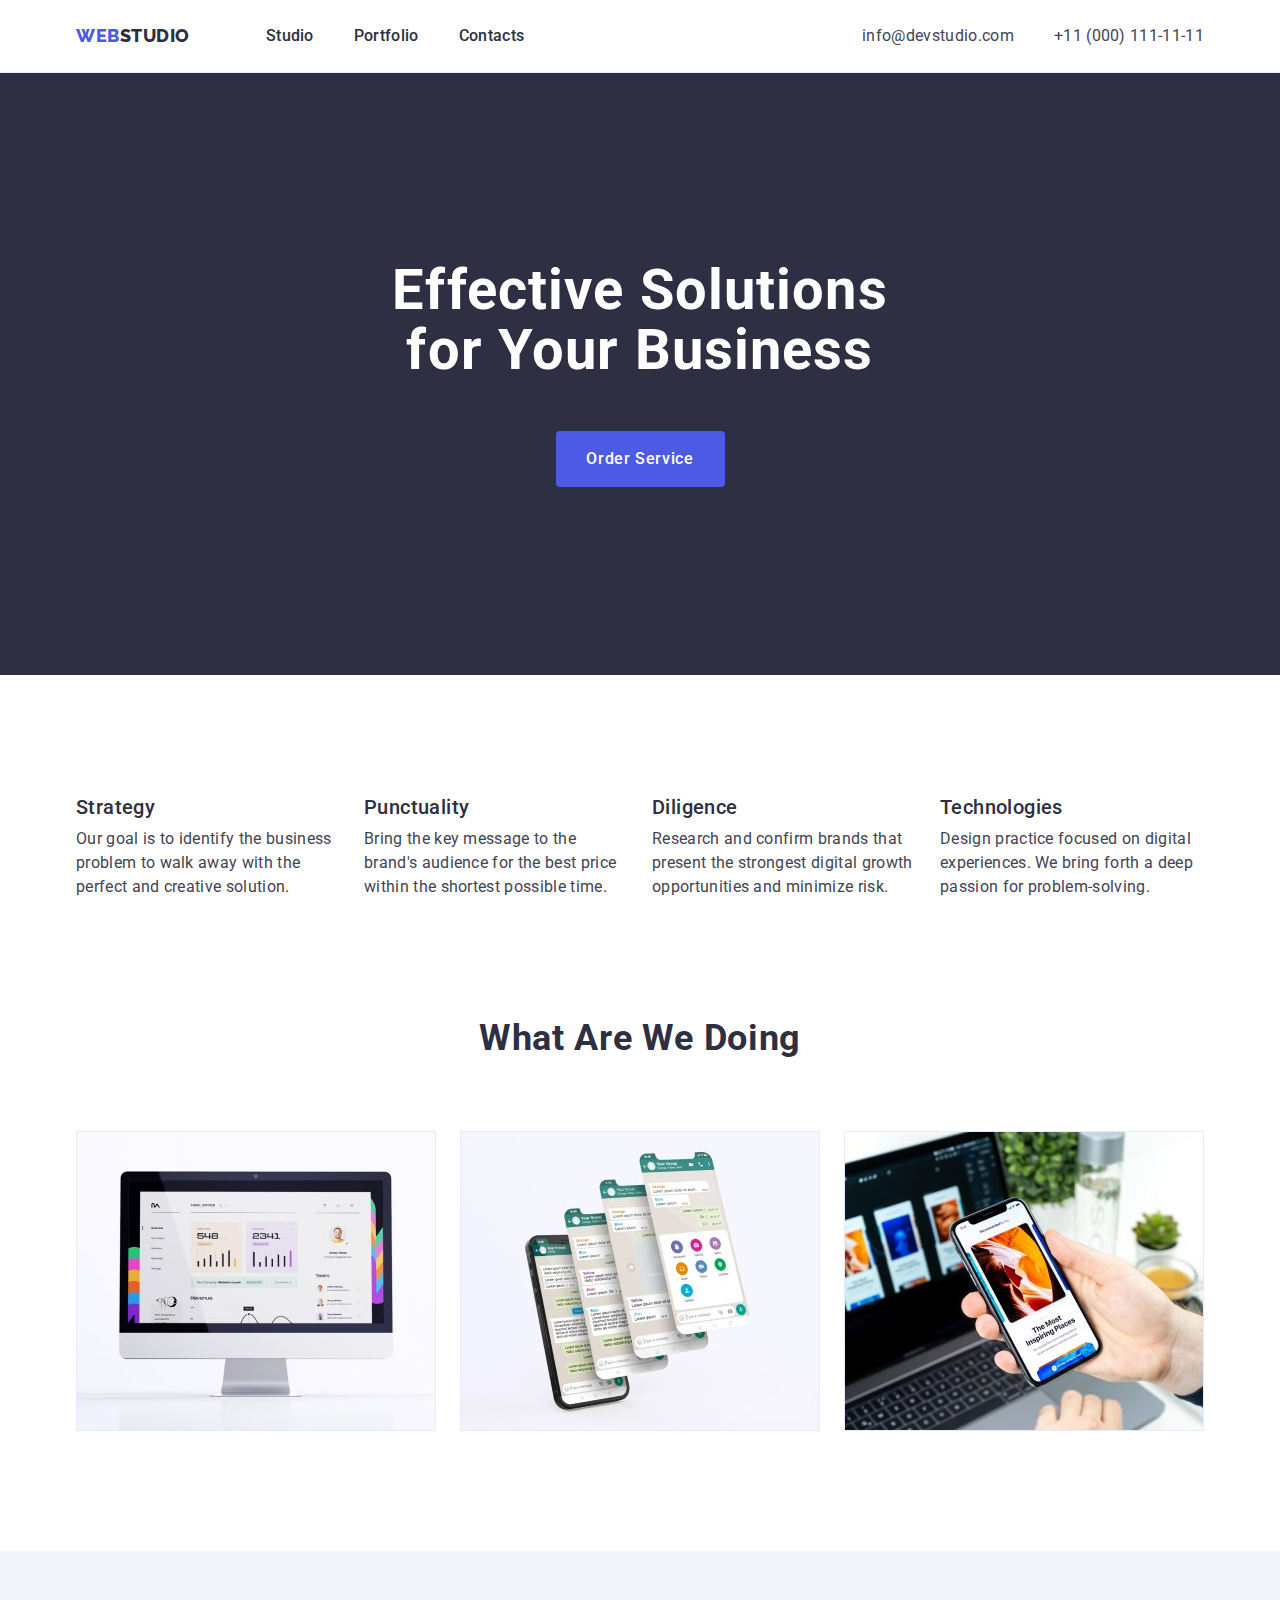
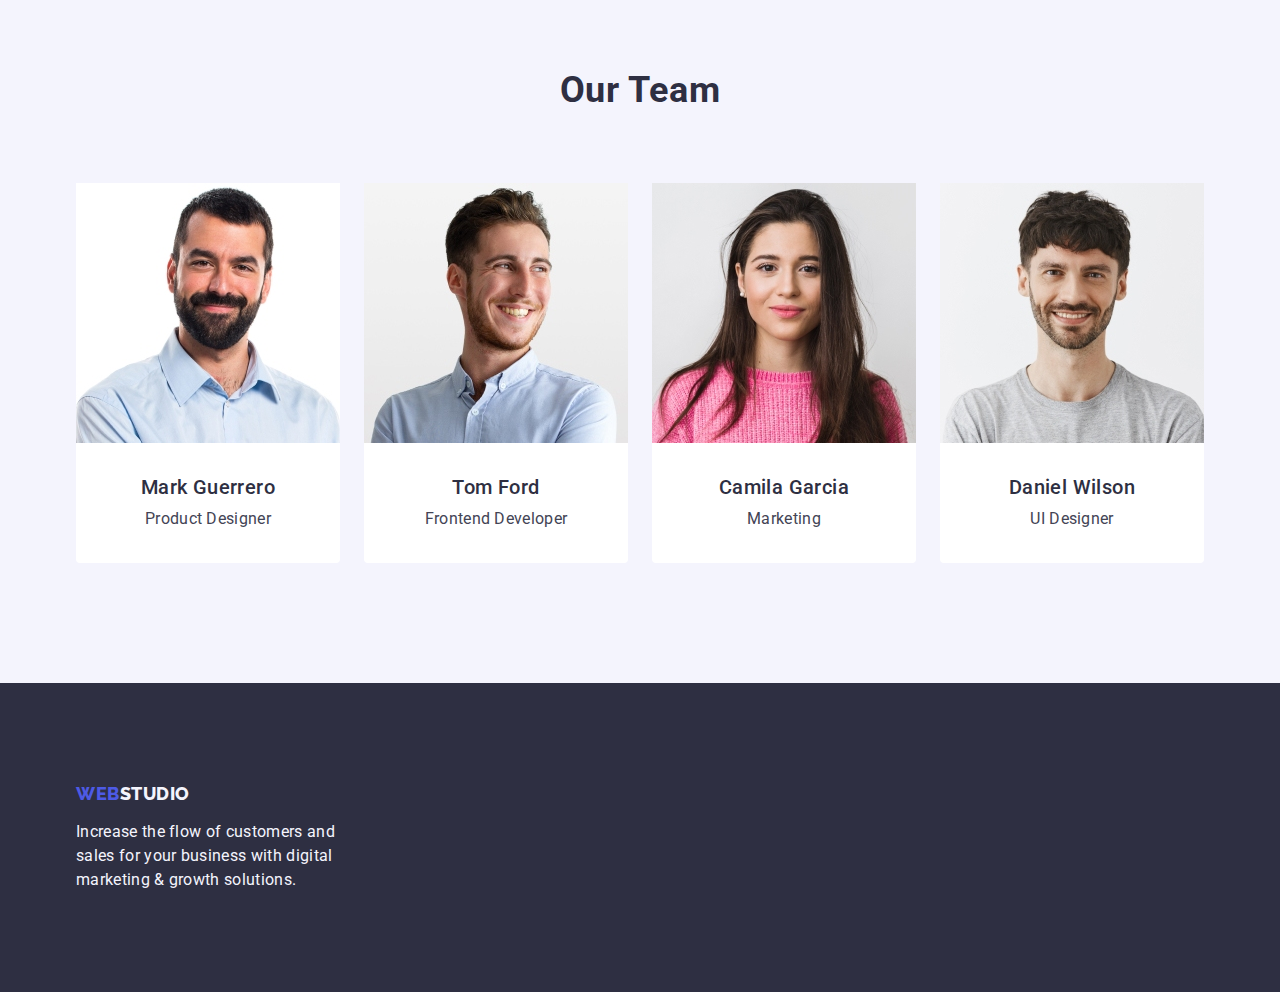
<file: index.html>
<!DOCTYPE html>
<html lang="en">
<head>
    <meta charset="UTF-8">
    <meta http-equiv="X-UA-Compatible" content="IE=edge">
    <meta name="viewport" content="width=device-width, initial-scale=1.0">
    <title>Webstudio</title>
<link rel="preconnect" href="https://fonts.googleapis.com">
<link rel="preconnect" href="https://fonts.gstatic.com" crossorigin>
<link href="https://fonts.googleapis.com/css2?family=Raleway:wght@800&family=Roboto:wght@400;500;700;900&display=swap"
    rel="stylesheet">
<link rel="stylesheet" href="https://cdnjs.cloudflare.com/ajax/libs/modern-normalize/2.0.0/modern-normalize.min.css">
<link rel="stylesheet" href="./css/style.css">
</head>
<body>
<header class="header">
    <div class="container header-container">
    <nav class="page-nav">
        <a class="primary-logotype link" href="./index.html">Web<span class="secondary-logotype">Studio</span></a>
        <ul class="menu list">
            <li class="link"><a class="link header-menu-link" href="./index.html">Studio</a></li>
            <li class="link"><a class="link header-menu-link" href="./portfolio.html">Portfolio</a></li>
            <li class="link"><a class="link header-menu-link" href="">Contacts</a></li>
        </ul>
    </nav>
    <address class="contact-header">
        <ul class="address list">
            <li class="list"><a class="link mail" href="mailto:info@devstudio.com">info@devstudio.com</a></li>
            <li class="list"><a class="link mail" href="tel:+110001111111">+11 (000) 111-11-11</a></li>
        </ul>
    </address>
    </div>
</header>
<main>
<section class="hero">
<div class="container hero-container">
<h1 class="banner">Effective Solutions <br> for Your Business</h1>
<button type="button" class="button-main">Order Service</button>
</div>
</section>
<section class="hidden-advantages">
    <div class="container">
<h2 class="visually-hidden">Our advantages</h2>
<ul class="list container-advantages">
<li class="first-element-advantages">
<h3 class="advantage">Strategy</h3>
<p class="advantage-item">
Our goal is to identify the business problem
to walk away with the perfect and creative solution.
</p>
</li>
<li class="first-element-advantages">
<h3 class="advantage">Punctuality</h3>
<p class="advantage-item">
Bring the key message to the brand's audience for the best price 
within the shortest possible time.
</p>
</li>
<li class="first-element-advantages">
<h3 class="advantage">Diligence</h3>
<p class="advantage-item">
Research and confirm brands that present
the strongest digital growth opportunities and minimize risk.
</p>
</li>
<li class="first-element-advantages">
<h3 class="advantage">Technologies</h3>
<p class="advantage-item">
Design practice focused on digital experiences.
We bring forth a deep passion for problem-solving.
</p>
</li>
</ul>
</div>
</section>
<section class="work">
<div class="container container-work">
<h2 class="work-title">What are we doing</h2>
<ul class="list doing">
<li class="doing-item">
<img src="./images/we_are_doing/computer.jpg" 
alt="computer`monitor" 
width="360"
height="300">
</li>
<li class="doing-item">
<img src="./images/we_are_doing/apps.jpg" 
alt="different design types of apps in phone" 
width="360"
height="300">
</li>
<li class="doing-item">
<img src="./images/we_are_doing/phone.jpg" 
alt="phone in hand with apps design" 
width="360"
height="300">
</li>
</ul>
</div>
</section>
<section class="team">
    <div class="container">
<h2 class="team-list">Our Team</h2>
<ul class="list employee-cards">
<li class="team-card">
<img src="./images/team/guerrero.jpg" alt="Mark Guerrero photo" 
width="264">
<div class="team-information">
<h3 class="team-item">Mark Guerrero</h3>
<p class="team-position">Product Designer</p>
</div>
</li>
<li class="team-card">
<img src="./images/team/ford.jpg" alt="Tom Ford photo" 
width="264">
<div class="team-information">
<h3 class="team-item">Tom Ford</h3>
<p class="team-position">Frontend Developer</p>
</div>
</li>
<li class="team-card">
<img src="./images/team/garsia.jpg" alt="Camila Garcia photo" 
width="264">
<div class="team-information">
<h3 class="team-item">Camila Garcia</h3>
<p class="team-position">Marketing</p>
</div>
</li>
<li class="team-card">
<img src="./images/team/wilson.jpg" alt="Daniel Wilson photo" 
width="264">
<div class="team-information">
<h3 class="team-item">Daniel Wilson</h3>
<p class="team-position">UI Designer</p>
</div>
</li>  
</ul>
</div>
</section>    
</main>
<footer class="footer">
    <div class="container footer-container">
<a  class="primary-logotype-footer link" href="./index.html">Web<span class="secondary-footer-logotype">Studio</span></a>
<p class="footer-remark">Increase the flow of customers and sales 
for your business with digital marketing & growth solutions.</p>
</div>
</footer>
</body>
</html>
</file>
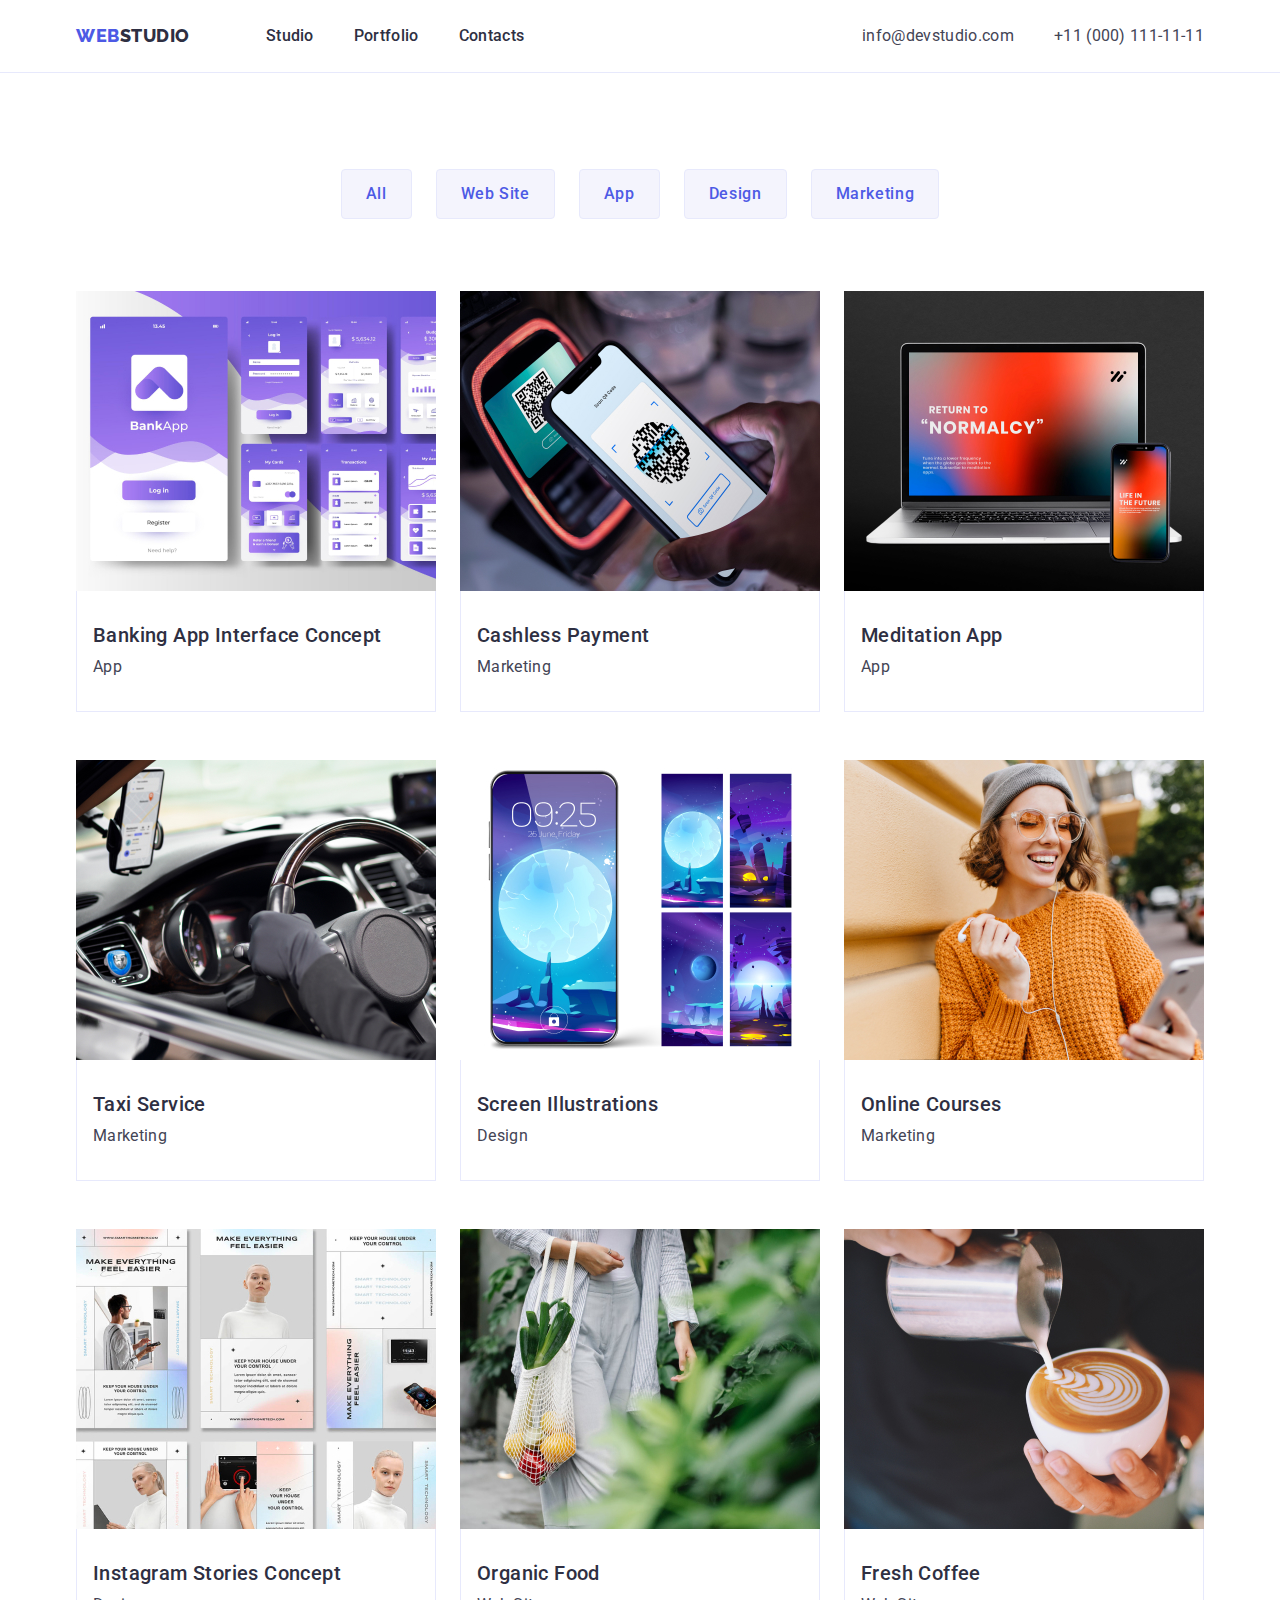
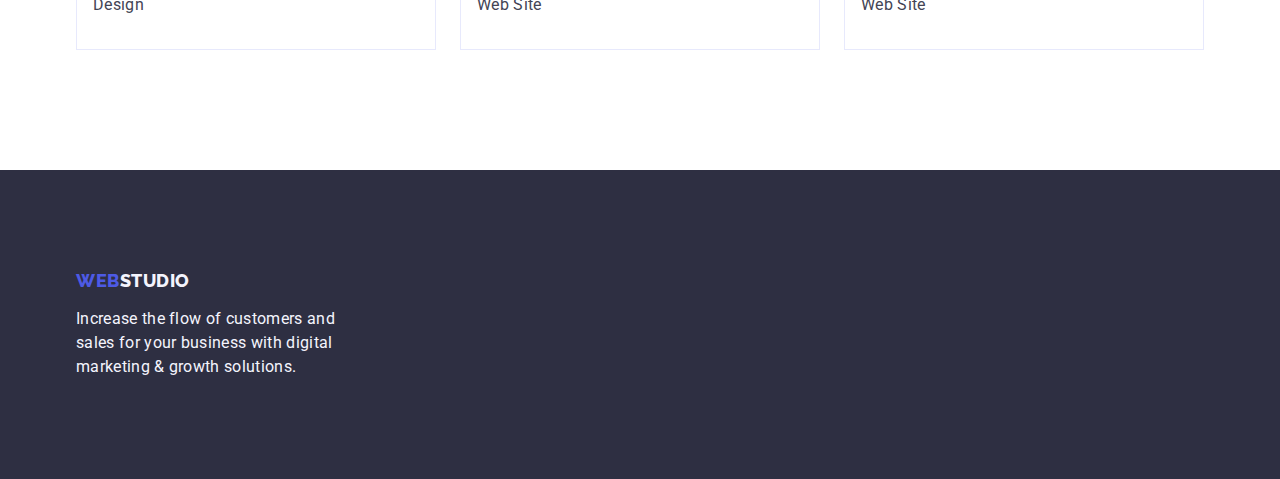
<file: portfolio.html>
<!DOCTYPE html>
<html lang="en">
<head>
    <meta charset="UTF-8">
    <meta http-equiv="X-UA-Compatible" content="IE=edge">
    <meta name="viewport" content="width=device-width, initial-scale=1.0">
    <title>WebStudio</title>
    <link rel="preconnect" href="https://fonts.googleapis.com">
    <link rel="preconnect" href="https://fonts.gstatic.com" crossorigin>
    <link href="https://fonts.googleapis.com/css2?family=Raleway:wght@800&family=Roboto:wght@400;500;700;900&display=swap"
        rel="stylesheet">
    <link rel="stylesheet" href="https://cdnjs.cloudflare.com/ajax/libs/modern-normalize/2.0.0/modern-normalize.min.css">
    <link rel="stylesheet" href="./css/style.css">
</head>
<body>
<header class="header">
    <div class="container header-container">
    <nav class="page-nav">
        <a class="primary-logotype link" href="./index.html">Web<span class="secondary-logotype">Studio</span></a>
        <ul class="menu list">
            <li class="link"><a class="link header-menu-link" href="./index.html">Studio</a></li>
            <li class="link"><a class="link header-menu-link" href="./portfolio.html">Portfolio</a></li>
            <li class="link"><a class="link header-menu-link" href="">Contacts</a></li>
        </ul>
    </nav>
    <address class="contact-header">
    <ul class="address list">
        <li class="list"><a class="link mail" href="mailto:info@devstudio.com">info@devstudio.com</a></li>
        <li class="list"><a class="link tel" href="tel:+110001111111">+11 (000) 111-11-11</a></li>
    </ul>
    </address>
    </div>
</header>
<main>
    <section class="work-menu">
        <div class="container">
        <h1 class="visually-hidden">Our works</h1>
        <ul class="list button-list">
            <li><button type="button" class="button-filter">All</button></li>
            <li><button type="button" class="button-filter">Web Site</button></li>
            <li><button type="button" class="button-filter">App</button></li>
            <li><button type="button" class="button-filter">Design</button></li>
            <li><button type="button" class="button-filter">Marketing</button></li>
        </ul>
        <ul class="list images-list">
            <li class="first-images-item"> <a class="link" href=""><img src="./images/our_works/app.jpg" alt="banking app interface concept" width="360"> <div class="container-illustrations"><h2 class="illustration-header">Banking App Interface Concept</h2><p class="illustration-header-item">App</p> </div></a></li>
            <li class="first-images-item"> <a class="link" href=""><img src="./images/our_works/pay_process.jpg" alt="payment phone process" width="360"> <div class="container-illustrations"><h2 class="illustration-header">Cashless Payment</h2><p class="illustration-header-item">Marketing</p> </div></a></li>
            <li class="first-images-item"> <a class="link" href=""><img src="./images/our_works/meditation.jpg" alt="meditation app on phone and computer" width="360"> <div class="container-illustrations"><h2 class="illustration-header">Meditation App</h2><p class="illustration-header-item">App</p> </div></a></li>
            <li class="first-images-item"> <a class="link" href=""><img src="./images/our_works/taxi.jpg" alt="taxi car inside" width="360"> <div class="container-illustrations"><h2 class="illustration-header">Taxi Service</h2><p class="illustration-header-item">Marketing</p> </div></a></li>
            <li class="first-images-item"> <a class="link" href=""><img src="./images/our_works/screens.jpg" alt="screens on phone" width="360"> <div class="container-illustrations"><h2 class="illustration-header">Screen Illustrations</h2><p class="illustration-header-item">Design</p> </div></a></li>
            <li class="first-images-item"> <a class="link" href=""><img src="./images/our_works/girl.jpg" alt="girl looks at the phone" width="360"> <div class="container-illustrations"><h2 class="illustration-header">Online Courses</h2><p class="illustration-header-item">Marketing</p> </div></a></li>
            <li class="first-images-item"> <a class="link" href=""><img src="./images/our_works/insta.jpg" alt="instagram stories content" width="360"> <div class="container-illustrations"><h2 class="illustration-header">Instagram Stories Concept</h2><p class="illustration-header-item">Design</p> </div></a></li>
            <li class="first-images-item"> <a class="link" href=""><img src="./images/our_works/vegan_food.jpg" alt="vegan food in bag" width="360"> <div class="container-illustrations"><h2 class="illustration-header">Organic Food</h2><p class="illustration-header-item">Web Site</p> </div></a></li>
            <li class="first-images-item"> <a class="link" href=""><img src="./images/our_works/coffee_cap.jpg" alt="coffee making process" width="360"> <div class="container-illustrations"><h2 class="illustration-header">Fresh Coffee</h2><p class="illustration-header-item">Web Site</p> </div></a></li>
        </ul>
        </div>
    </section>   
</main>
<footer class="footer">
    <div class="container footer-container">
    <a class="primary-logotype-footer link" href="./index.html">Web<span class="secondary-footer-logotype">Studio</span></a>
<p class="footer-remark">Increase the flow of customers and sales
        for your business with digital marketing & growth solutions.</p>
</div>
    </footer>
</body>
</html>
</file>
<file: css/style.css>
:root {
  --main-font-family: 'Roboto', sans-serif;
  --secondary-font-family: 'Raleway', sans-serif;
  --primary-brand: #4d5ae5;
  --focus-color: #404bbf;
  --primary-text-color: #2e2f42;
  --accent-green: #31d0aa;
  --shadow-color: #434455;
  --dark-shadow-color: #8e8f99;
  --frame-color: #e7e9fc;
  --team-background: #f4f4fd;
  --classic-white: #ffffff;
}

.list {
  list-style: none;
}

.link {
  text-decoration: none;
  color: var(--primary-text-color);
}

img {
  display: block;
}

h1,
h2,
h3,
h4,
p {
  margin-top: 0;
  margin-bottom: 0;
}

ul,
ol {
  margin-top: 0;
  margin-bottom: 0;
  padding-left: 0;
}

body {
  font-family: var(--main-font-family);
  color: var(--shadow-color);
  background-color: var(--classic-white);
}

button {
  font-family: inherit;
  cursor: pointer;
}

.container {
  width: 1158px;
  margin-left: auto;
  margin-right: auto;
  padding-left: 15px;
  padding-right: 15px;
}
/* ================= HEADER ================= */
.header {
  font-weight: 500;
  font-size: 14px;
  line-height: 1.1428;
  letter-spacing: 0.02em;
  border-bottom: 1px solid var(--frame-color);
}
.header-container {
  display: flex;
  align-items: center;
  justify-content: space-between;
  margin-bottom: 0;
}

.page-nav {
  display: flex;
  align-items: center;
}

.primary-logotype {
  font-family: var(--secondary-font-family);
  font-size: 18px;
  font-weight: 800;
  color: var(--primary-brand);
  line-height: 1.17;
  letter-spacing: 0.03em;
  text-transform: uppercase;
  margin-right: 76px;
}
.secondary-logotype {
  font-family: var(--secondary-font-family);
  font-size: 18px;
  font-weight: 800;
  color: var(--primary-text-color);
  line-height: 1.17;
  letter-spacing: 0.03em;
  text-transform: uppercase;
}
.menu {
  font-family: var(--main-font-family);
  font-style: normal;
  font-weight: 500;
  font-size: 16px;
  line-height: 1.5;
  letter-spacing: 0.02em;
  color: var(--primary-text-color);
  display: flex;
  gap: 40px;
  padding-top: 24px;
  padding-bottom: 24px;
}
.link:hover,
.link:focus {
  color: var(--focus-color);
}

.header-menu-link {
  padding-top: 24px;
  padding-bottom: 24px;
}

.contact-header {
  font-style: normal;
}

.address {
  font-family: var(--main-font-family);
  font-style: normal;
  font-weight: 400;
  font-size: 16px;
  line-height: 1.5;
  letter-spacing: 0.02em;
  color: var(--shadow-color);
  display: flex;
  gap: 40px;
}

.mail {
  color: var(--shadow-color);
  padding-top: 24px;
  padding-bottom: 24px;
}
.tel {
  color: var(--shadow-color);
  padding-top: 24px;
  padding-bottom: 24px;
}
/* ================= HERO ================= */
.hero {
  background-color: var(--primary-text-color);
  padding-top: 188px;
  padding-bottom: 188px;
}
.container .hero-container {
  display: flex;
  align-items: center;
}

.banner {
  font-family: var(--main-font-family);
  font-weight: 700;
  font-size: 56px;
  text-align: center;
  line-height: 1.07;
  letter-spacing: 0.02em;
  color: var(--classic-white);
  background-color: var(--primary-text-color);
  max-width: 496px;
  margin-left: auto;
  margin-right: auto;
}

.button-main {
  font-family: var(--main-font-family);
  font-style: normal;
  font-weight: 500;
  font-size: 16px;
  line-height: 1.5;
  letter-spacing: 0.04em;
  color: var(--classic-white);
  background-color: var(--primary-brand);
  display: block;
  min-width: 169px;
  height: 56px;
  border: none;
  border-radius: 4px;
  margin-top: 50px;
  margin-left: auto;
  margin-right: auto;
}

.button-main:hover,
.button-main:focus {
  background-color: var(--focus-color);
}

/* ================= ADVANTAGES ================= */
.hidden-advantages {
  padding-top: 120px;
  padding-bottom: 120px;
}
.visually-hidden {
  position: absolute;
  width: 1px;
  height: 1px;
  margin: -1px;
  border: 0;
  padding: 0;
  white-space: nowrap;
  clip-path: inset(100%);
  clip: rect(0 0 0 0);
  overflow: hidden;
}
.container-advantages {
  display: flex;
  justify-content: space-between;
  gap: 24px;
}
.advantage {
  font-weight: 500;
  font-size: 20px;
  line-height: 1.2;
  letter-spacing: 0.02em;
  color: var(--primary-text-color);
  margin-bottom: 8px;
}
.first-element-advantages {
  width: calc((100% - 72px) / 4);
}

.advantage-item {
  font-size: 16px;
  line-height: 1.5;
  letter-spacing: 0.02em;
  color: var(--shadow-color);
}
/* ================= WORK ================= */
.work {
  padding-bottom: 120px;
}

.work-title {
  font-family: 'Roboto';
  font-weight: 700;
  font-size: 36px;
  text-align: center;
  line-height: 1.11;
  letter-spacing: 0.02em;
  text-transform: capitalize;
  color: var(--primary-text-color);
  margin-bottom: 72px;
}
.doing {
  display: flex;
  gap: 24px;
}

.doing-item {
  width: calc((100% - 48px) / 3);
}
/* ================= TEAM ================= */
.team {
  background-color: var(--team-background);
  padding-top: 120px;
  padding-bottom: 120px;
}

.employee-cards {
  display: flex;
  gap: 24px;
}
.team-information {
  padding-top: 32px;
  padding-bottom: 32px;
  padding-left: 16px;
  padding-right: 16px;
}
.team-list {
  font-weight: 700;
  font-size: 36px;
  line-height: 1.11;
  text-align: center;
  text-transform: capitalize;
  letter-spacing: 0.02em;
  color: var(--primary-text-color);
  background-color: var(--team-background);
  margin-bottom: 72px;
}
.team-card {
  background-color: var(--classic-white);
  border-radius: 0px 0px 4px 4px;
}
.team-item {
  font-weight: 500;
  font-size: 20px;
  line-height: 1.2;
  letter-spacing: 0.02em;
  color: var(--primary-text-color);
  text-align: center;
  margin-bottom: 8px;
}
.team-position {
  font-size: 16px;
  line-height: 1.5;
  letter-spacing: 0.02em;
  color: var(--shadow-color);
  text-align: center;
}
/* ================= FOOTER ================= */
.footer {
  background-color: var(--primary-text-color);
  padding-top: 100px;
  padding-bottom: 100px;
}

.primary-logotype-footer {
  display: inline-block;
  margin-bottom: 16px;
  font-family: var(--secondary-font-family);
  font-size: 18px;
  font-weight: 800;
  color: var(--primary-brand);
  line-height: 1.17;
  letter-spacing: 0.03em;
  text-transform: uppercase;
  margin-right: 76px;
}

.secondary-footer-logotype {
  font-family: var(--secondary-font-family);
  font-size: 18px;
  font-weight: 800;
  color: var(--team-background);
  line-height: 1.166;
  letter-spacing: 0.03em;
  text-transform: uppercase;
}
.footer-remark {
  font-size: 16px;
  line-height: 1.5;
  letter-spacing: 0.02em;
  color: var(--team-background);
  max-width: 264px;
}
/* ================= PORTFOLIO ================= */
.work-menu {
  padding-top: 96px;
  padding-bottom: 120px;
}

.button-list {
  display: flex;
  justify-content: center;
  gap: 24px;
  margin-bottom: 72px;
}

.button-filter {
  font-weight: 500;
  font-size: 16px;
  line-height: 1.5;
  text-align: center;
  letter-spacing: 0.04em;
  background-color: var(--team-background);
  border: 1px solid var(--frame-color);
  color: var(--primary-brand);
  padding-top: 12px;
  padding-bottom: 12px;
  padding-left: 24px;
  padding-right: 24px;
  border: 1px solid var(--frame-color);
  border-radius: 4px;
}

.button-filter:hover,
.button-filter:focus {
  color: var(--classic-white);
  background-color: var(--focus-color);
  border: 1px solid transparent;
}

.images-list {
  display: flex;
  flex-wrap: wrap;
  column-gap: 24px;
  row-gap: 48px;
}

.first-images-item {
  width: calc((100% - 48px) / 3);
}
.illustration-header {
  font-weight: 500;
  font-size: 20px;
  line-height: 1.2;
  letter-spacing: 0.02em;
  color: var(--primary-text-color);
  margin-bottom: 8px;
}

.illustration-header-item {
  font-size: 16px;
  line-height: 1.5;
  letter-spacing: 0.02em;
  color: var(--shadow-color);
}

.container-illustrations {
  padding: 32px 16px;
  border: 1px solid var(--frame-color);
  border-top: none;
}
</file>
